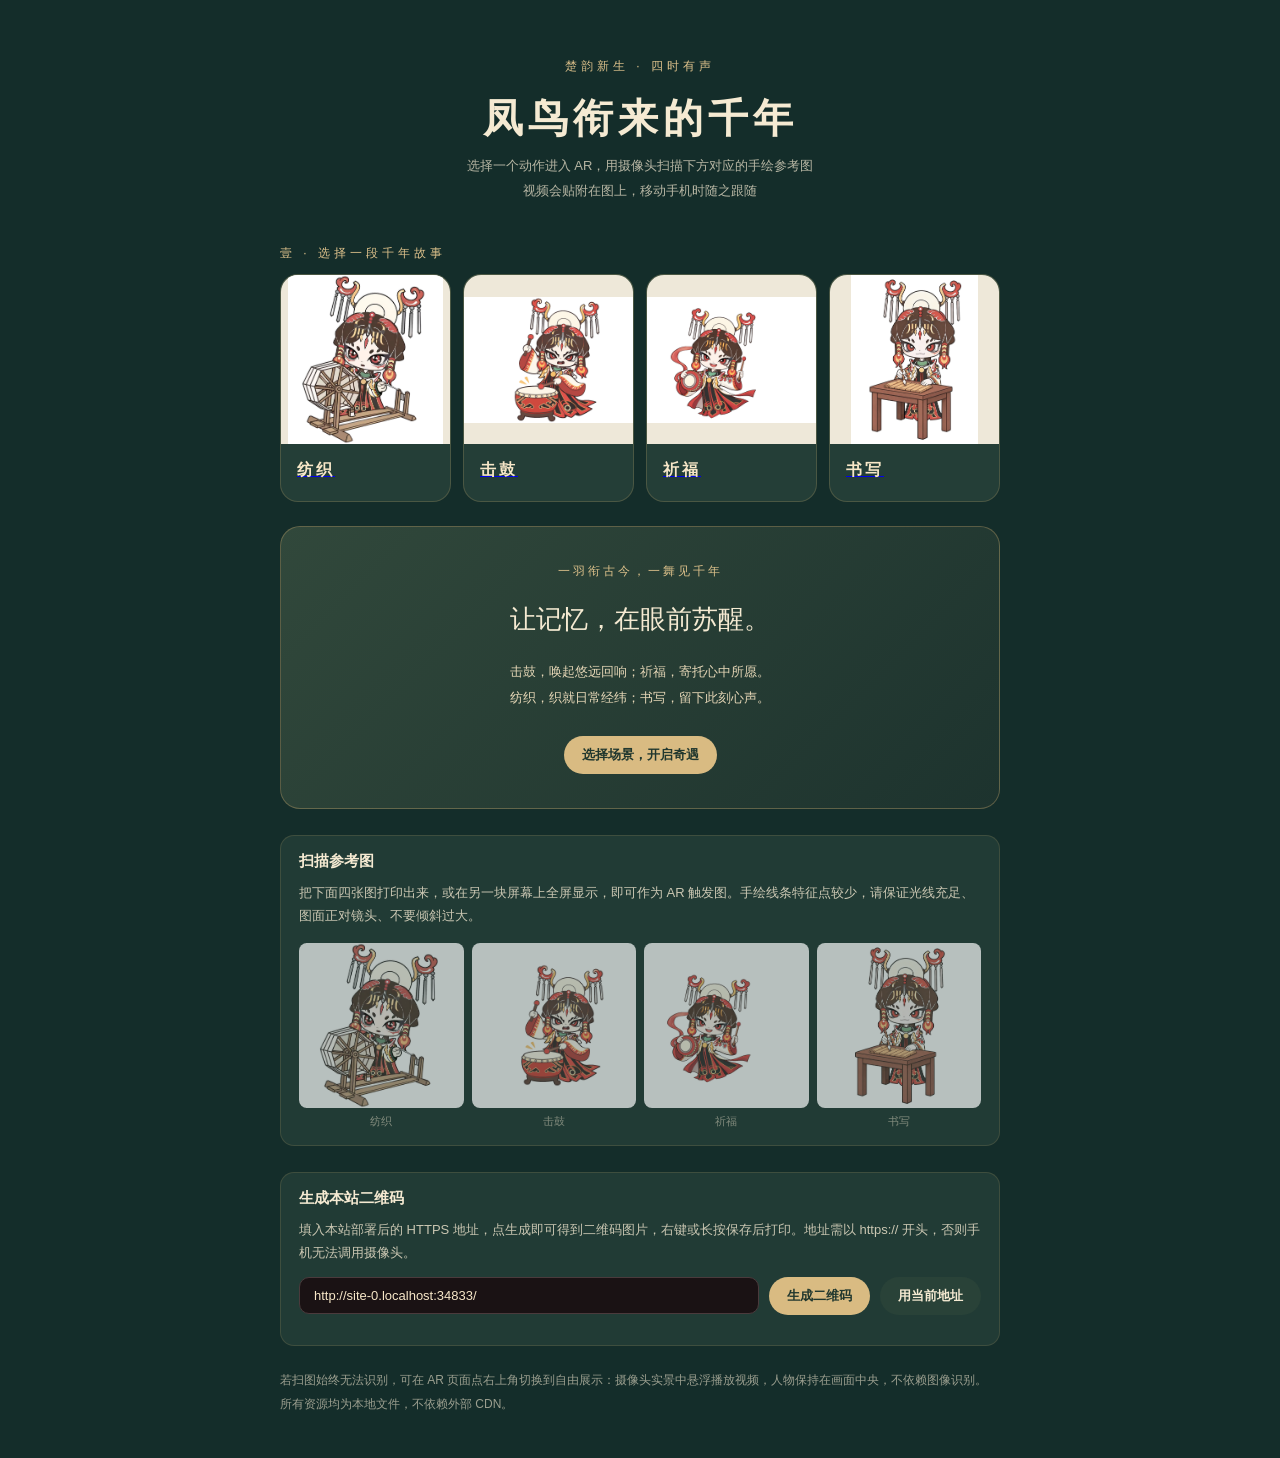
<file: index.html>
<!DOCTYPE html>
<html lang="zh-CN">
<head>
<meta charset="UTF-8">
<meta name="viewport" content="width=device-width, initial-scale=1.0, viewport-fit=cover">
<meta name="apple-mobile-web-app-capable" content="yes">
<link rel="icon" href="data:,">
<title>凤鸟衔来的千年</title>
<style>
  * { box-sizing: border-box; -webkit-tap-highlight-color: transparent; }
  html, body { margin: 0; padding: 0; background: #1a1214; color: #f7e7c8; font-family: -apple-system, "PingFang SC", "Microsoft YaHei", sans-serif; }
  body { min-height: 100vh; padding: calc(22px + env(safe-area-inset-top)) 16px calc(30px + env(safe-area-inset-bottom)); }
  .wrap { max-width: 720px; margin: 0 auto; }
  header { text-align: center; margin-bottom: 22px; }
  h1 { font-size: 24px; margin: 0 0 8px; font-weight: 700; letter-spacing: 2px; }
  .sub { font-size: 13px; line-height: 1.7; opacity: .72; margin: 0; }
  .grid { display: grid; grid-template-columns: repeat(2, 1fr); gap: 12px; }
  @media (min-width: 620px) { .grid { grid-template-columns: repeat(4, 1fr); } }
  .card { position: relative; display: block; padding: 0; border: 0; border-radius: 14px; overflow: hidden; background: #241a1c; cursor: pointer; text-align: left; transition: transform .15s; }
  .card:active { transform: scale(.97); }
  .thumb { width: 100%; aspect-ratio: 1/1; object-fit: contain; background: #fff; display: block; }
  .cap { padding: 10px 12px 13px; }
  .cap b { display: block; font-size: 16px; margin-bottom: 4px; color: #f7e7c8; }
  .cap span { display: block; font-size: 12px; line-height: 1.55; opacity: .68; }
  .sec { margin-top: 26px; padding: 16px 18px; border-radius: 14px; background: #241a1c; }
  .sec h2 { font-size: 15px; margin: 0 0 10px; }
  .sec p { font-size: 13px; line-height: 1.8; margin: 0 0 8px; opacity: .8; }
  .sec p:last-child { margin-bottom: 0; }
  .row { display: flex; gap: 10px; flex-wrap: wrap; align-items: center; margin-top: 12px; }
  .btn { appearance: none; border: 0; border-radius: 999px; padding: 10px 18px; font-size: 13px; font-weight: 600; color: #fff; background: #8c202e; cursor: pointer; }
  .btn.ghost { background: #3a2a2c; }
  input[type=text] { flex: 1 1 200px; min-width: 0; padding: 10px 14px; border-radius: 10px; border: 1px solid #4a3a3c; background: #1a1214; color: #f7e7c8; font-size: 13px; }
  #qrbox { margin-top: 14px; text-align: center; }
  #qrbox canvas, #qrbox img { border-radius: 10px; background: #fff; padding: 8px; max-width: 100%; }
  #qrtext { font-size: 12px; opacity: .66; margin-top: 8px; word-break: break-all; }
  .ref { display: grid; grid-template-columns: repeat(4, 1fr); gap: 8px; margin-top: 12px; }
  .ref img { width: 100%; aspect-ratio: 1/1; object-fit: contain; background: #fff; border-radius: 8px; }
  .ref div { font-size: 11px; text-align: center; margin-top: 4px; opacity: .68; }
  .note { margin-top: 22px; font-size: 12px; line-height: 1.85; opacity: .6; }
</style>
<link rel="stylesheet" href="assets/story.css"></head>
<body>
<div class="wrap">
  <header><div class="eyebrow">楚韵新生 · 四时有声</div>
    <h1>凤鸟衔来的千年</h1>
    <p class="sub">选择一个动作进入 AR，用摄像头扫描下方对应的手绘参考图<br>视频会贴附在图上，移动手机时随之跟随</p>
  </header>

<p class="chapter">壹 · 选择一段千年故事</p><div class="grid" id="grid"></div><section class="story"><span>一羽衔古今，一舞见千年</span><h2>让记忆，在眼前苏醒。</h2><p>击鼓，唤起悠远回响；祈福，寄托心中所愿。<br>纺织，织就日常经纬；书写，留下此刻心声。</p><a href="ar.html?action=drum&mode=ar" id="hero-start" class="btn">选择场景，开启奇遇</a></section>

  <div class="sec">
    <h2>扫描参考图</h2>
    <p>把下面四张图打印出来，或在另一块屏幕上全屏显示，即可作为 AR 触发图。手绘线条特征点较少，请保证光线充足、图面正对镜头、不要倾斜过大。</p>
    <div class="ref" id="ref"></div>
  </div>

  <div class="sec">
    <h2>生成本站二维码</h2>
    <p>填入本站部署后的 HTTPS 地址，点生成即可得到二维码图片，右键或长按保存后打印。地址需以 https:// 开头，否则手机无法调用摄像头。</p>
    <div class="row">
      <input type="text" id="urlin" placeholder="https://your-name.github.io/your-repo/">
      <button class="btn" id="gen">生成二维码</button>
      <button class="btn ghost" id="autourl">用当前地址</button>
    </div>
    <div id="qrbox"></div>
    <div id="qrtext"></div>
  </div>

  <p class="note">
    若扫图始终无法识别，可在 AR 页面点右上角切换到自由展示：摄像头实景中悬浮播放视频，人物保持在画面中央，不依赖图像识别。<br>
    所有资源均为本地文件，不依赖外部 CDN。
  </p>
</div>

<script src="assets/actions.js"></script>
<script src="assets/env-detect.js?v=wx1"></script>
<script src="assets/lib/qrcode.bundle.min.js"></script>
<script>
(function () {
  'use strict';
  var grid = document.getElementById('grid');
  var ref = document.getElementById('ref');

  var ENV = window.AR_ENV || { isInAppBrowser: false, isWeChat: false };

  // 微信内置浏览器对摄像头限制很严：给出明确提示与「不用摄像头」的入口，
  // 保证扫码进来一定能看到内容，而不是卡在授权或白屏。
  if (ENV.isInAppBrowser) {
    var bar = document.createElement('div');
    bar.id = 'wx-bar';
    bar.style.cssText = 'margin:0 0 16px;padding:14px 16px;border-radius:12px;background:#3a2426;border:1px solid #5a3a3c;font-size:13px;line-height:1.75';
    var h = document.createElement('b');
    h.textContent = '当前在微信内打开';
    h.style.cssText = 'display:block;margin-bottom:6px;font-size:14px';
    var t = document.createElement('div');
    t.textContent = '微信可能不允许网页调用摄像头。想看完整 AR 扫描效果，请' + ENV.openInBrowserHint() + '；也可以直接点下面的动作先看展示。';
    var vb = document.createElement('button');
    vb.className = 'btn';
    vb.style.cssText = 'margin-top:10px';
    vb.textContent = '先看展示（不用摄像头）';
    vb.onclick = function () { location.href = 'ar.html?action=' + window.AR_ORDER[0] + '&mode=view'; };
    bar.appendChild(h); bar.appendChild(t); bar.appendChild(vb);
    var wrapEl = document.querySelector('.wrap');
    wrapEl.insertBefore(bar, wrapEl.firstChild.nextSibling);
  }

  // 微信内卡片默认进展示模式（稳定可见）；外部浏览器仍直接进 AR
  var entryMode = ENV.isInAppBrowser ? 'view' : 'ar';
  document.getElementById('hero-start').href='ar.html?action='+window.AR_ORDER[0]+'&mode='+entryMode;
  window.AR_ORDER.forEach(function (key) {
    var a = window.getAction(key);
    var card = document.createElement('a');
    card.className = 'card';
    card.href = 'ar.html?action=' + key + '&mode=' + entryMode;

    var img = document.createElement('img');
    img.className = 'thumb';
    img.src = a.img;
    img.alt = a.name;
    img.loading = 'lazy';
    card.appendChild(img);

    var cap = document.createElement('div');
    cap.className = 'cap';
    cap.innerHTML = '<b></b>';
    cap.querySelector('b').textContent = a.name;
    card.appendChild(cap);
    grid.appendChild(card);

    var cell = document.createElement('div');
    var rimg = document.createElement('img');
    rimg.src = a.img;
    rimg.alt = a.name + ' 参考图';
    rimg.loading = 'lazy';
    var rlab = document.createElement('div');
    rlab.textContent = a.name;
    cell.appendChild(rimg);
    cell.appendChild(rlab);
    ref.appendChild(cell);
  });

  // 预填当前站点根地址
  var urlin = document.getElementById('urlin');
  var base = location.href.split('?')[0].replace(/\/[^\/]*$/, '/');
  urlin.value = base;

  document.getElementById('autourl').addEventListener('click', function () {
    urlin.value = base;
  });

  function render(u) {
    var box = document.getElementById('qrbox');
    var txt = document.getElementById('qrtext');
    box.innerHTML = '';
    txt.textContent = '';
    if (!/^https:\/\//i.test(u)) {
      txt.textContent = '地址必须以 https:// 开头，否则手机扫码后无法调用摄像头。';
      return;
    }
    if (!window.QRCode) {
      txt.textContent = '二维码库未加载。';
      return;
    }
    var canvas = document.createElement('canvas');
    box.appendChild(canvas);
    window.QRCode.toCanvas(canvas, u, {
      width: 260,
      margin: 2,
      errorCorrectionLevel: 'M',
      color: { dark: '#1a1214', light: '#ffffff' }
    }, function (err) {
      if (err) { txt.textContent = '生成失败：' + err.message; return; }
      txt.textContent = u;
      var dl = document.createElement('a');
      dl.className = 'btn ghost';
      dl.style.display = 'inline-block';
      dl.style.marginTop = '10px';
      dl.textContent = '下载二维码';
      dl.download = 'ar-qrcode.png';
      dl.href = canvas.toDataURL('image/png');
      document.getElementById('qrbox').appendChild(dl);
    });
  }

  document.getElementById('gen').addEventListener('click', function () {
    render(urlin.value.trim());
  });
  urlin.addEventListener('keydown', function (e) {
    if (e.key === 'Enter') render(urlin.value.trim());
  });
})();
</script>
</body>
</html>
</file>
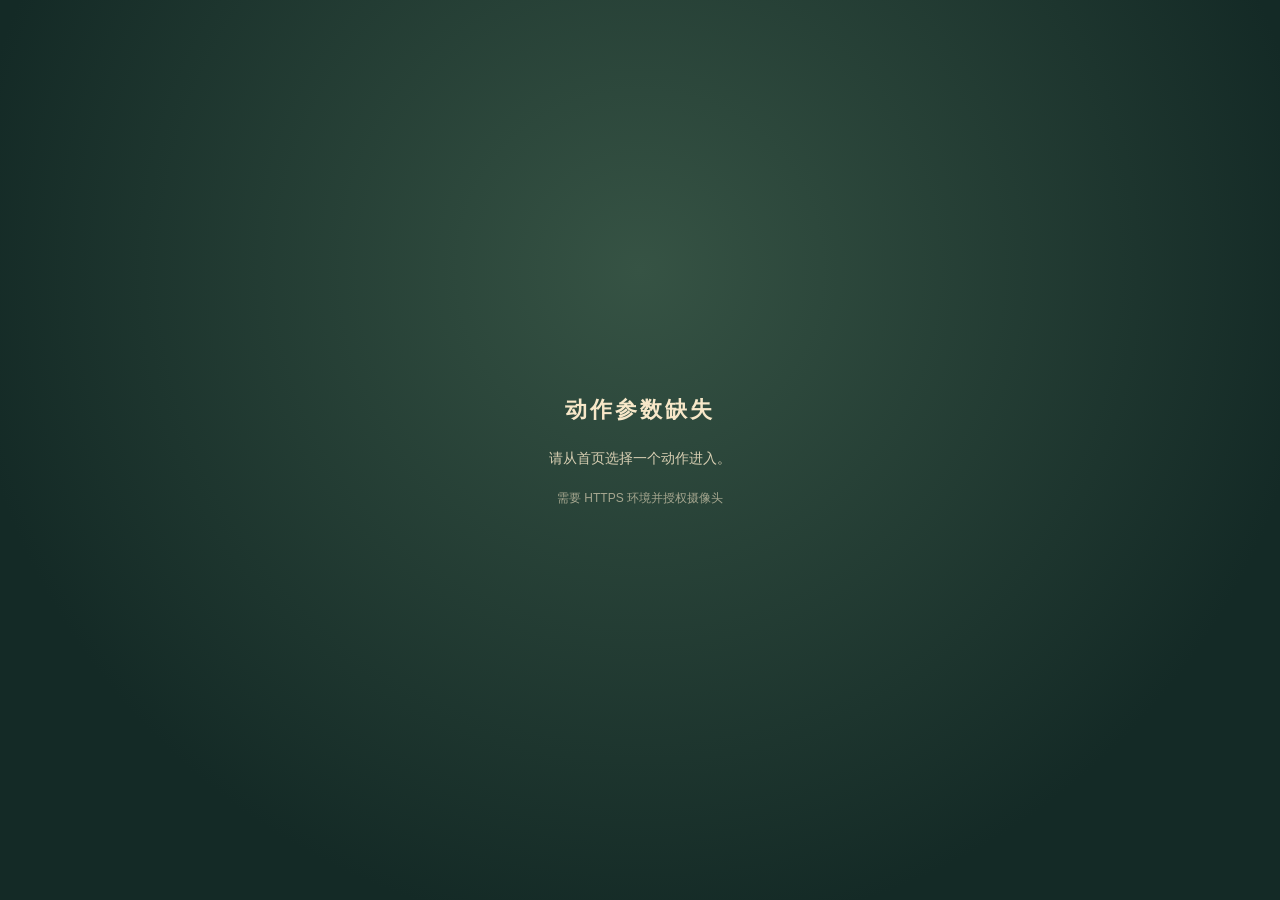
<file: ar.html>
<!DOCTYPE html>
<html lang="zh-CN">
<head>
<meta charset="UTF-8">
<meta name="viewport" content="width=device-width, initial-scale=1.0, maximum-scale=1.0, user-scalable=no, viewport-fit=cover">
<meta name="apple-mobile-web-app-capable" content="yes">
<meta name="mobile-web-app-capable" content="yes">
<link rel="icon" href="data:,">
<title>凤鸟衔来的千年</title>
<style>
  html, body { margin: 0; padding: 0; height: 100%; overflow: hidden; background: #1a1214; font-family: -apple-system, "PingFang SC", "Microsoft YaHei", sans-serif; }
  #aframe-root { position: fixed; inset: 0; }
  /* 陀螺仪自由展示 */
  #gyro-stage { position: fixed; inset: 0; display: none; background: #000; }
  #gyro-stage.on { display: block; }
  #cam { position: absolute; inset: 0; width: 100%; height: 100%; object-fit: cover; }
  #float-wrap { position: absolute; left: 50%; top: 50%; width: 62vmin; transform: translate(-50%, -50%); }
  #float-wrap video { width: 100%; height: auto; display: block; border-radius: 10px; box-shadow: 0 8px 34px rgba(0,0,0,.55); }
  /* 覆盖层 UI */
  #hud { position: fixed; left: 0; right: 0; top: 0; padding: calc(10px + env(safe-area-inset-top)) 14px 0; display: flex; align-items: center; gap: 10px; z-index: 40; pointer-events: none; }
  #hud > * { pointer-events: auto; }
  .btn { appearance: none; border: 0; border-radius: 999px; padding: 9px 16px; font-size: 14px; font-weight: 600; color: #fff; background: rgba(140,32,46,.88); backdrop-filter: blur(6px); cursor: pointer; }
  .btn.ghost { background: rgba(0,0,0,.42); }
  #tip { position: fixed; left: 50%; bottom: calc(26px + env(safe-area-inset-bottom)); transform: translateX(-50%); z-index: 40; max-width: 86vw; padding: 10px 18px; border-radius: 999px; font-size: 14px; line-height: 1.5; text-align: center; color: #fff; background: rgba(0,0,0,.55); backdrop-filter: blur(6px); transition: opacity .3s; }
  #tip.hide { opacity: 0; pointer-events: none; }
  #name-badge { position: fixed; right: 14px; top: calc(58px + env(safe-area-inset-top)); z-index: 40; padding: 7px 14px; border-radius: 999px; font-size: 13px; color: #f7e7c8; background: rgba(140,32,46,.78); }
  #start-overlay { position: fixed; inset: 0; z-index: 60; display: flex; flex-direction: column; align-items: center; justify-content: center; gap: 18px; background: linear-gradient(160deg,#2a1b1d,#1a1214); color: #f7e7c8; text-align: center; padding: 24px; box-sizing: border-box; }
  #start-overlay h1 { font-size: 22px; margin: 0; font-weight: 700; }
  #start-overlay p { font-size: 14px; line-height: 1.7; margin: 0; opacity: .85; max-width: 30em; }
  #start-overlay .btn { padding: 13px 30px; font-size: 16px; }
  #start-overlay.hide { display: none; }
</style>
<link rel="stylesheet" href="assets/story.css"></head>
<body>

<div id="aframe-root"></div>

<!-- 陀螺仪兜底：扫不出原图时用 -->
<div id="gyro-stage">
  <video id="cam" autoplay playsinline webkit-playsinline muted></video>
  <div id="float-wrap"><video id="float" loop playsinline webkit-playsinline muted></video></div>
</div>

<div id="start-overlay">
  <h1 id="ov-title">凤鸟衔来的千年</h1>
  <p id="ov-desc"></p>
  <button class="btn" id="ov-start">开启摄像头</button>
  <p style="font-size:12px;opacity:.6">需要 HTTPS 环境并授权摄像头</p>
</div>

<div id="hud" style="display:none">
  <button class="btn ghost" id="btn-back">← 返回</button>
  <button class="btn ghost" id="btn-switch">切换自由展示</button>
</div>
<div id="name-badge" style="display:none"></div>
<div id="story-title"><small>楚韵新生 · AR 奇遇</small><h1>凤鸟衔来的千年</h1></div><section id="story-controls" hidden><nav id="scene-tabs" aria-label="切换场景"></nav><div class="size-row"><label for="character-size">人物大小</label><input id="character-size" type="range" min="50" max="150" value="100"><output id="size-value">100%</output><button id="size-reset">复原</button></div></section><div id="tip" class="hide"></div>

<script src="assets/actions.js"></script>
<script src="assets/env-detect.js?v=wx1"></script>
<script src="assets/lib/aframe-v1.5.0.min.js"></script>
<script src="assets/lib/mindar-image-aframe.prod.js?v=camera2"></script>
<script src="assets/transparent-video.js?v=matte3"></script>
<script>
(function () {
  'use strict';

  var params = new URLSearchParams(location.search);
  var key = params.get('action');
  // mode: ar=扫图追踪, gyro=摄像头实景自由展示, view=纯展示（无需摄像头，微信可用）
  var rawMode = params.get('mode');
  var mode = (rawMode === 'gyro' || rawMode === 'view') ? rawMode : 'ar';
  var action = window.getAction(key);
  var ENV = window.AR_ENV || { isWeChat: false, isSecure: true, hasMediaDevices: true };

  var $ = function (id) { return document.getElementById(id); };
  var tipTimer = null;

  function tip(text, ms) {
    var el = $('tip');
    el.textContent = text;
    el.classList.remove('hide');
    if (tipTimer) clearTimeout(tipTimer);
    if (ms) tipTimer = setTimeout(function () { el.classList.add('hide'); }, ms);
  }

  if (!action) {
    $('ov-title').textContent = '动作参数缺失';
    $('ov-desc').textContent = '请从首页选择一个动作进入。';
    $('ov-start').style.display = 'none';
    return;
  }

  document.title = action.name + ' · 凤鸟衔来的千年';
  $('ov-title').textContent = '凤鸟衔来的千年 · ' + action.name;
  $('ov-desc').hidden = true;
  $('btn-back').addEventListener('click', function () { location.href = 'index.html'; });

  window.AR_ORDER.forEach(function(k){var a=window.getAction(k),b=document.createElement('a');b.textContent=a.name;b.href='ar.html?action='+encodeURIComponent(k)+'&mode='+mode;b.className=k===key?'selected':'';if(k===key)b.setAttribute('aria-current','true');$('scene-tabs').appendChild(b);});
  function resizeCharacter(){var n=Number($('character-size').value)/100;$('size-value').textContent=Math.round(n*100)+'%';$('float-wrap').style.width=(62*n)+'vmin';var plane=document.querySelector('a-video');if(!plane)return;if(plane.components['stand-figure']){plane.setAttribute('stand-figure','scale',n);}else{plane.setAttribute('scale',n+' '+n+' '+n);}}
  $('character-size').addEventListener('input',resizeCharacter);
  $('size-reset').onclick=function(){$('character-size').value=100;resizeCharacter();};
  function showHud() {
    $('start-overlay').classList.add('hide');
    $('hud').style.display = 'flex';
    $('story-controls').hidden=false;
    var badge = $('name-badge');
    badge.textContent = action.name + ' · ' + (mode === 'ar' ? '扫图追踪' : '自由展示');
    badge.style.display = 'block';
  }

  /* ============ 站立组件：人物垂直立在纸面上，正面朝向镜头 ============
   * MindAR 锚点局部坐标：图片躺在 XY 平面，+Z 指向纸面外（法线方向），1 单位 = 图宽。
   * 直接把视频平面留在 XY 平面 = 人物平躺在纸上（原来的效果）。
   * 这里每帧重建平面的局部矩阵：
   *   up    = 锚点 +Z（纸面法线）→ 人物沿纸面法线方向立起来
   *   right = up × (指向相机的方向) 投影到纸面 → 人物正面始终朝向镜头
   *   底边锚定在 z=0，人物脚踩纸面，纸放平后人物垂直站立。
   * 每帧重算而非一次性设 rotation，保证把纸转任意角度、手机绕着走都不会看到侧面薄片。
   */
  if (window.AFRAME && !AFRAME.components['stand-figure']) {
    AFRAME.registerComponent('stand-figure', {
      schema: {
        height: { type: 'number', default: 1 },
        scale: { type: 'number', default: 1 },
        // 相机仰角超过 tiltStart 后开始后倾，最多后倾 tiltMax 度。
        // 45° 以内严格垂直站立；正上方俯视时靠后倾保证仍能看见人物。
        tiltStart: { type: 'number', default: 45 },
        tiltMax: { type: 'number', default: 45 },
        // 朝向平滑：相机位姿噪声会直接变成人物转向抖动，
        // 且人物越高、头顶被放得越大，所以这里对 yaw/tilt 单独做死区+阻尼。
        yawRate: { type: 'number', default: 6 },
        tiltRate: { type: 'number', default: 4 },
        yawDeadzone: { type: 'number', default: 1.5 },   // 度
        tiltDeadzone: { type: 'number', default: 1.0 }   // 度
      },

      init: function () {
        this._m = new AFRAME.THREE.Matrix4();
        this._camLocal = new AFRAME.THREE.Vector3();
        this._up = new AFRAME.THREE.Vector3(0, 0, 1);
        this._right = new AFRAME.THREE.Vector3();
        this._fwd = new AFRAME.THREE.Vector3();
        this._pos = new AFRAME.THREE.Vector3();
        this._scale = new AFRAME.THREE.Vector3();
        this._quat = new AFRAME.THREE.Quaternion();
        this._basis = new AFRAME.THREE.Matrix4();
        this._inv = new AFRAME.THREE.Matrix4();
        this._yaw = null;        // 平滑后的朝向角（弧度）
        this._tilt = 0;          // 平滑后的后倾角（弧度）
        this._prevTime = null;
        // 自己接管矩阵，避免 A-Frame 用 position/rotation 覆盖
        this.el.object3D.matrixAutoUpdate = false;
      },

      tick: function (time) {
        var obj = this.el.object3D;
        var anchor = this.el.parentNode && this.el.parentNode.object3D;
        var sceneEl = this.el.sceneEl;
        if (!anchor || !sceneEl || !sceneEl.camera) return;

        // 锚点不可见（未识别到图）时不必计算
        if (!anchor.visible) return;

        anchor.updateWorldMatrix(true, false);
        this._inv.copy(anchor.matrixWorld).invert();

        // 相机位置换算到锚点局部坐标
        var camObj = sceneEl.camera;
        camObj.updateWorldMatrix(true, false);
        this._camLocal.setFromMatrixPosition(camObj.matrixWorld).applyMatrix4(this._inv);

        var dt = this._prevTime == null ? 0.016 : (time - this._prevTime) / 1000;
        this._prevTime = time;
        if (!(dt > 0) || dt > 0.1) dt = 0.016;

        // 人物站在纸面中心，脚底 z=0；朝向取相机在纸面上的投影方向
        var dx = this._camLocal.x;
        var dy = this._camLocal.y;
        var len = Math.sqrt(dx * dx + dy * dy);

        // 目标朝向角与后倾角
        var yawTarget = (len < 1e-6) ? (this._yaw == null ? Math.atan2(-1, 0) : this._yaw)
                                     : Math.atan2(dy, dx);
        var elev = Math.atan2(this._camLocal.z, len);
        var tiltTarget = Math.max(0, elev - this.data.tiltStart * Math.PI / 180);
        tiltTarget = Math.min(tiltTarget, this.data.tiltMax * Math.PI / 180);

        var D2R = Math.PI / 180;
        if (this._yaw == null) {
          this._yaw = yawTarget;
          this._tilt = tiltTarget;
        } else {
          // yaw 差值归一到 [-PI, PI]，避免跨 ±180° 时绕远路
          var dYaw = yawTarget - this._yaw;
          while (dYaw > Math.PI) dYaw -= 2 * Math.PI;
          while (dYaw < -Math.PI) dYaw += 2 * Math.PI;
          // 大角度偏差（绕到人物背面）要快速转身，否则平滑惯性会让人物
          // 长时间背对镜头；小偏差才用强平滑压噪声。
          var yawBig = Math.abs(dYaw) > 25 * D2R;
          var yawRate = yawBig ? 14 : this.data.yawRate;
          if (yawBig || Math.abs(dYaw) > this.data.yawDeadzone * D2R) {
            this._yaw += dYaw * (1 - Math.exp(-yawRate * dt));
          }
          var dTilt = tiltTarget - this._tilt;
          var tiltBig = Math.abs(dTilt) > 15 * D2R;
          var tiltRate = tiltBig ? 12 : this.data.tiltRate;
          if (tiltBig || Math.abs(dTilt) > this.data.tiltDeadzone * D2R) {
            this._tilt += dTilt * (1 - Math.exp(-tiltRate * dt));
          }
        }

        var hx = Math.cos(this._yaw), hy = Math.sin(this._yaw);
        var ct = Math.cos(this._tilt), st = Math.sin(this._tilt);

        // right 与"纸面内指向相机"垂直；up 由 +Z 向背离相机的水平方向倾斜 tilt
        this._right.set(-hy, hx, 0);
        this._up.set(-st * hx, -st * hy, ct);
        this._fwd.crossVectors(this._right, this._up).normalize();

        this._basis.makeBasis(this._right, this._up, this._fwd);
        this._quat.setFromRotationMatrix(this._basis);
        // 底边贴纸：平面几何以中心为原点，故沿 up 抬升半个（缩放后的）高度，
        // 这样调节大小时脚底始终踩在纸面上，不会浮空或陷入
        var s = this.data.scale;
        var h = this.data.height * s;
        // 沿倾斜后的 up 抬升半个高度，底边中点始终落在纸面原点（脚踩纸）
        this._pos.copy(this._up).multiplyScalar(h / 2);
        this._scale.set(s, s, s);
        this._m.compose(this._pos, this._quat, this._scale);
        obj.matrix.copy(this._m);
        obj.matrixWorldNeedsUpdate = true;
      }
    });
  }

  /* ============ 位姿阻尼 + 位置保持 ============
   * 两个问题一起解决：
   * 1) 抖动：图像追踪的位姿本身有噪声。人物垂直站立后，底边的微小抖动
   *    会沿身高被放大（力臂效应），头顶晃得尤其明显。这里把矩阵分解成
   *    位置/旋转/缩放，位置做指数阻尼、旋转做球面插值，逐帧逼近目标，
   *    既压掉高频噪声又保留真实移动。
   * 2) 保持：MindAR 丢失目标会把矩阵置零并 visible=false，人物随之消失。
   *    这里沿用最后一次平滑后的位姿，让人物留在原处；重新识别则跟回纸面。
   */
  if (window.AFRAME && !AFRAME.components['anchor-persist']) {
    AFRAME.registerComponent('anchor-persist', {
      schema: {
        enabled: { type: 'boolean', default: true },
        // 每秒收敛速率（指数低通）。越小越稳、越大越跟手。
        // 3.5 约 285ms 时间常数：对"人物站在纸上、人缓慢移动手机"这种
        // 低频运动完全跟得上，同时把追踪高频噪声压到很低。
        posRate: { type: 'number', default: 5 },
        // 旋转噪声会经身高放大成头顶摇摆，比位置噪声更显眼，阻尼更强。
        rotRate: { type: 'number', default: 2.5 },
        // 保留参数以兼容旧调用，但默认关闭硬死区（见 tick 内说明）
        deadzone: { type: 'number', default: 0 },
        rotDeadzone: { type: 'number', default: 0 },
        // 人物身高（锚点单位），用于按身高归一化旋转阻尼
        figureHeight: { type: 'number', default: 1 }
      },

      init: function () {
        var T = AFRAME.THREE;
        this._last = new T.Matrix4();
        this._target = new T.Matrix4();
        this._has = false;
        this._persisting = false;
        this._smoothPos = new T.Vector3();
        this._smoothQuat = new T.Quaternion();
        this._smoothScale = new T.Vector3(1, 1, 1);
        this._tPos = new T.Vector3();
        this._tQuat = new T.Quaternion();
        this._tScale = new T.Vector3();
        // 上次"采纳"的目标位姿，死区以它为基准
        this._anchorPos = new T.Vector3();
        this._anchorQuat = new T.Quaternion();
        this._prevTime = null;
        this._reacquire = false;
        var self = this;
        this.el.addEventListener('targetFound', function () {
          self._persisting = false;
          // 重新识别：纸可能已被移到别处，若沿用旧平滑值会因偏差过大
          // 而长时间跟不上（甚至看起来卡住）。这里标记需要重新对齐。
          self._reacquire = true;
        });
      },

      tick: function (time) {
        if (!this.data.enabled) return;
        var obj = this.el.object3D;
        var T = AFRAME.THREE;

        // 帧间隔（秒），钳制避免切后台回来时大步长跳变
        var dt = this._prevTime == null ? 0.016 : (time - this._prevTime) / 1000;
        this._prevTime = time;
        if (!(dt > 0) || dt > 0.1) dt = 0.016;

        if (obj.visible) {
          obj.updateWorldMatrix(true, false);
          this._target.copy(obj.matrixWorld);
          this._target.decompose(this._tPos, this._tQuat, this._tScale);

          // 重新识别且偏差很大时直接对齐，避免长时间追赶看起来像卡住
          if (this._reacquire) {
            this._reacquire = false;
            this._prevTime = null;
            if (this._smoothPos.distanceTo(this._tPos) > 0.15) {
              this._smoothPos.copy(this._tPos);
              this._smoothQuat.copy(this._tQuat);
              this._smoothScale.copy(this._tScale);
              this._anchorPos.copy(this._tPos);
              this._anchorQuat.copy(this._tQuat);
              this._last.compose(this._smoothPos, this._smoothQuat, this._smoothScale);
              obj.matrix.copy(this._last);
              obj.matrixWorld.copy(this._last);
              obj.matrixWorldNeedsUpdate = false;
              return;
            }
          }

          if (!this._has) {
            // 首次锁定：直接对齐，避免从原点飞入
            this._smoothPos.copy(this._tPos);
            this._smoothQuat.copy(this._tQuat);
            this._smoothScale.copy(this._tScale);
            this._anchorPos.copy(this._tPos);
            this._anchorQuat.copy(this._tQuat);
            this._has = true;
          } else {
            // 纯低通（指数阻尼），不用硬死区。
            // 硬死区会让采纳值阶梯式跳变，阻尼跟不上反而产生台阶抖动
            // （实测残余反而变大）。连续低通对高频噪声衰减更干净。
            var ap = 1 - Math.exp(-this.data.posRate * dt);
            this._smoothPos.lerp(this._tPos, ap);
            // 旋转噪声在头顶的位移 ≈ 身高 × 角度，所以人物越高就要越强地
            // 抑制旋转。按身高归一化，使不同比例的动作观感一致。
            // 超线性：身高越长，杠杆放大越强，需要比线性更快地收紧阻尼
            var hNorm = Math.pow(Math.max(0.5, this.data.figureHeight || 1), 1.6);
            var ar = 1 - Math.exp(-(this.data.rotRate / hNorm) * dt);
            this._smoothQuat.slerp(this._tQuat, ar);
            this._smoothScale.copy(this._tScale);
          }

          this._last.compose(this._smoothPos, this._smoothQuat, this._smoothScale);
          obj.matrix.copy(this._last);
          obj.matrixWorld.copy(this._last);
          obj.matrixWorldNeedsUpdate = false;
          return;
        }

        if (!this._has) return;
        // 丢失追踪：沿用最后平滑位姿，人物留在原处
        obj.visible = true;
        obj.matrix.copy(this._last);
        obj.matrixWorld.copy(this._last);
        obj.matrixWorldNeedsUpdate = false;
        this._persisting = true;
      },

      isPersisting: function () { return this._persisting; }
    });
  }

  /* ============ AR 模式：MindAR 图像追踪 ============ */
  function startAR() {
    var scene = document.createElement('a-scene');
    scene.setAttribute('mindar-image',
      'imageTargetSrc: ' + action.target + ';' +
      'autoStart: true; uiLoading: no; uiScanning: no; uiError: no;' +
      // 抖动抑制：MindAR 默认 filterBeta=1000 极大，One Euro 滤波器里
      // cutOff = minCutOff + beta*|速度|，beta 这么高等于对噪声几乎不滤波。
      // 降到 0.02 让静止时强平滑、移动时仍能跟上；
      // missTolerance 提高可避免瞬时丢帧造成的位置跳变。
      'maxTrack: 1; missTolerance: 8; warmupTolerance: 4;' +
      'filterMinCF: 0.0008; filterBeta: 0.02');
    scene.setAttribute('color-space', 'sRGB');
    scene.setAttribute('renderer', 'antialias: true; colorManagement: true; physicallyCorrectLights: true');
    scene.setAttribute('embedded', '');
    scene.setAttribute('vr-mode-ui', 'enabled: false');
    scene.setAttribute('device-orientation-permission-ui', 'enabled: false');
    scene.setAttribute('loading-screen', 'enabled: false');
    scene.style.cssText = 'position:fixed;inset:0;width:100%;height:100%';

    var assets = document.createElement('a-assets');
    var vid = document.createElement('video');
    vid.id = 'ar-vid';
    vid.src = action.video.replace('.mp4', '-alpha.mp4');
    vid.setAttribute('loop', '');
    vid.setAttribute('playsinline', '');
    vid.setAttribute('webkit-playsinline', '');
    vid.setAttribute('preload', 'auto');
    vid.muted = true;
    assets.appendChild(vid);
    scene.appendChild(assets);

    var cam = document.createElement('a-camera');
    cam.setAttribute('position', '0 0 0');
    cam.setAttribute('look-controls', 'enabled: false');
    cam.setAttribute('wasd-controls', 'enabled: false');
    scene.appendChild(cam);

    var target = document.createElement('a-entity');
    target.setAttribute('mindar-image-target', 'targetIndex: 0');
    // 丢失追踪后保持人物留在原处（纸可以放下）；
    // figureHeight 用于按身高归一化旋转阻尼（高个人物头顶放大更明显）
    target.setAttribute('anchor-persist', 'figureHeight: ' + action.planeHeight.toFixed(4));

    // 1 单位 = 追踪图宽度，原点在图片中心。
    // 锚点局部坐标里图片躺在 XY 平面、+Z 指向纸面外，
    // 所以让人物"站起来"= 把平面的高度方向对齐到 +Z，底边落在纸面 z=0 上。
    // stand-figure 每帧重建朝向矩阵，使人物垂直站立且正面朝向镜头。
    var plane = document.createElement('a-video');
    plane.setAttribute('src', '#ar-vid');
    plane.setAttribute('material', 'shader: white-key; src: #ar-vid; transparent: true; depthWrite: false; side: double');
    plane.setAttribute('width', '1');
    plane.setAttribute('height', String(action.planeHeight.toFixed(4)));
    plane.setAttribute('stand-figure', 'height: ' + action.planeHeight.toFixed(4));
    target.appendChild(plane);
    scene.appendChild(target);

    $('aframe-root').appendChild(scene);

    var found = false;
    var lostCount = 0;
    var arStarted = false;   // MindAR 是否已成功启动摄像头（arReady）

    scene.addEventListener('arReady', function () { arStarted = true; });

    target.addEventListener('targetFound', function () {
      found = true;
      lostCount = 0;
      vid.play().catch(function () {});
      tip('已锁定：可以把纸放平，人物会立在纸上', 4000);
    });

    target.addEventListener('targetLost', function () {
      // 不暂停：人物保持在最后识别到的位置继续动作，纸可以放下或移出画面
      vid.play().catch(function () {});
      lostCount++;
      tip('人物已留在原处，可放下纸自由观看', 3200);
      if (lostCount >= 3) {
        tip('想让人物重新跟随纸面，把镜头再对准图即可', 5200);
        lostCount = 0;
      }
    });

    scene.addEventListener('loaded', function () {
      showHud();
      tip('缓慢移动镜头，对准下方参考图（' + action.name + '）', 6000);
    });

    scene.addEventListener('arError', function () {
      // MindAR 启动摄像头失败（微信内常见）。
      // 不要调 sys.stop()：摄像头未起来时其内部状态未初始化，会抛
      // "Cannot read properties of undefined (reading 'stopProcessVideo')"。
      bailToView('摄像头启动失败，已切换展示模式');
    });

    // 微信内 getUserMedia 可能永久挂起：既不 resolve 也不 reject，
    // 此时 MindAR 仍可能派发 arReady（场景已加载），所以不能只看事件。
    // 唯一可靠的判据是"摄像头视频是否真的出画面"：检查 MindAR 内部 video 元素。
    function cameraActuallyRunning() {
      try {
        var sys = scene.systems && scene.systems['mindar-image-system'];
        var v = sys && sys.video;
        if (v && v.readyState >= 2 && v.videoWidth > 0 && !v.paused) return true;
        // 退一步：页面上任何正在播放的摄像头流
        var vids = document.querySelectorAll('video');
        for (var i = 0; i < vids.length; i++) {
          if (vids[i].srcObject && vids[i].readyState >= 2 && vids[i].videoWidth > 0) return true;
        }
      } catch (e) {}
      return false;
    }

    function bailToView(reason) {
      if (mode !== 'ar') return;
      var sys = null;
      try { sys = scene.systems && scene.systems['mindar-image-system']; } catch (e) {}

      // 释放 MindAR 可能持有的摄像头，避免指示灯常亮
      try {
        if (sys && sys.video && sys.video.srcObject) {
          sys.video.srcObject.getTracks().forEach(function (t) { t.stop(); });
          sys.video.srcObject = null;
        }
      } catch (e) {}

      // 关键：直接移除 DOM 会触发 A-Frame 卸载组件 -> MindAR.stop() -> pause()，
      // 而摄像头未启动时其内部 controller 为 undefined，会抛
      // "Cannot read properties of undefined (reading 'stopProcessVideo')"。
      // 先把该组件的 remove 钩子替换为空实现，再移除节点。
      try {
        var comp = scene.components && scene.components['mindar-image'];
        if (comp) comp.remove = function () {};
      } catch (e) {}
      try {
        if (sys && typeof sys.pause === 'function') sys.pause = function () {};
      } catch (e) {}

      var root = $('aframe-root');
      if (root) {
        try { root.innerHTML = ''; } catch (e) { while (root.firstChild) root.removeChild(root.firstChild); }
      }
      mode = 'view';
      startView();
      tip(reason + (ENV.isInAppBrowser ? '。' + ENV.openInBrowserHint() : ''), 10000);
    }

    // 15 秒仍无摄像头画面 -> 判定失败并降级
    setTimeout(function () {
      if (mode !== 'ar') return;
      if (!cameraActuallyRunning()) bailToView('摄像头无响应，已切换展示模式');
    }, 15000);

    // 40 秒未识别则提示兜底
    setTimeout(function () {
      if (!found) tip('没扫出来？手绘线条特征较少，可切换自由展示', 8000);
    }, 40000);

    $('btn-switch').textContent = '切换自由展示';
    $('btn-switch').onclick = function () { location.href = 'ar.html?action=' + key + '&mode=gyro'; };
  }

  /* ============ 陀螺仪兜底：摄像头实景 + 视频悬浮随动 ============ */
  function startGyro() {
    $('gyro-stage').classList.add('on');
    var camEl = $('cam');
    var floatEl = $('float');
    var wrap = $('float-wrap');
    floatEl.src = action.video;
    floatEl.muted = true;

    function playAll() {
      if (floatEl.paused) floatEl.play().catch(function () {});
    }

    function fallbackToView(reason) {
      showHud();
      camEl.style.display = 'none';
      $('gyro-stage').style.background = '#241a1c';
      playAll();
      // 已无摄像头实景，徽标应如实反映为展示模式
      mode = 'view';
      $('name-badge').textContent = action.name + ' · 展示模式';
      $('btn-switch').textContent = '尝试摄像头 AR';
      $('btn-switch').onclick = function () { location.href = 'ar.html?action=' + key + '&mode=ar'; };
      tip(reason || '摄像头不可用，已切换为展示模式', 6000);
    }

    // 微信内置浏览器里 getUserMedia 可能同步抛错或永久挂起，
    // 统一走带超时的探测，任何失败都降级到纯展示，不让页面卡死。
    ENV.probeCamera(8000, {
      video: { facingMode: { ideal: 'environment' }, width: { ideal: 1280 } },
      audio: false
    }).then(function (res) {
      if (res && res.stream) {
        camEl.srcObject = res.stream;
        camEl.play().catch(function () {});
        showHud();
        playAll();
        tip('人物居中展示，可用下方滑杆调整大小', 4200);
      } else {
        fallbackToView(res && res.message);
      }
    }).catch(function () {
      fallbackToView();
    });

    wrap.addEventListener('click', playAll);
    $('btn-switch').textContent = '切换扫图模式';
    $('btn-switch').onclick = function () { location.href = 'ar.html?action=' + key + '&mode=ar'; };
  }

  /* ============ 纯展示模式：完全不用摄像头，微信内可直接观看 ============
   * 微信内置浏览器对 getUserMedia 限制很严（安卓部分支持、iOS 常失败、
   * 且可能永久挂起），所以提供一条不依赖任何摄像头权限的路径，
   * 保证微信扫码进来一定能看到人物动作。
   */
  function startView() {
    $('gyro-stage').classList.add('on');
    var camEl = $('cam');
    var floatEl = $('float');
    var wrap = $('float-wrap');
    camEl.style.display = 'none';
    $('gyro-stage').style.background = 'radial-gradient(circle at 50% 40%, #3a2426 0%, #1a1214 70%)';
    floatEl.src = action.video;
    floatEl.muted = true;
    floatEl.setAttribute('playsinline', '');
    floatEl.setAttribute('webkit-playsinline', '');
    // 微信安卓需用户首次触摸后才能播放；这里已在按钮点击的同一手势链里
    floatEl.play().catch(function () {});
    showHud();
    $('name-badge').textContent = action.name + ' · 展示模式';
    wrap.addEventListener('click', function () { floatEl.play().catch(function () {}); });
    $('btn-switch').textContent = '尝试摄像头 AR';
    $('btn-switch').onclick = function () { location.href = 'ar.html?action=' + key + '&mode=ar'; };
    tip(ENV.isWeChat ? ('展示模式：' + ENV.openInBrowserHint()) : '展示模式，点右上角可尝试摄像头 AR', 9000);
  }

  /* iOS / 微信需用户手势后才能启动摄像头与播放视频 */
  var starting = false;
  $('ov-start').addEventListener('click', function () {
    if (starting) return;
    starting = true;
    if (mode === 'view') { startView(); return; }
    if (mode === 'gyro') { startGyro(); return; }

    // 扫图模式：不做预探测。
    // 预探测会先占用摄像头再释放，随后 MindAR 再开一路，两者可能争抢设备
    // 导致启动失败（实测偶发）。这里只判断"环境是否可能支持"，
    // 真正的启动交给 MindAR，失败由 arError 与超时兜底降级。
    if (!ENV.isSecure || !ENV.hasMediaDevices) {
      mode = 'view';
      startView();
      var why = !ENV.isSecure ? '非 HTTPS 环境无法调用摄像头' : '当前浏览器不支持网页摄像头';
      tip(why + '，已切换展示模式。' + (ENV.isInAppBrowser ? ENV.openInBrowserHint() : ''), 10000);
      return;
    }
    $('ov-start').textContent = '正在启动…';
    startAR();
  });

  /* 微信内进入时给出明确提示与一键展示入口 */
  (function initWeChatNotice() {
    if (!ENV.isInAppBrowser) return;
    var note = document.createElement('p');
    note.id = 'wx-note';
    note.style.cssText = 'font-size:13px;line-height:1.7;opacity:.9;max-width:30em;margin:0';
    note.textContent = '微信内可能无法调用摄像头。可先看展示模式，或' + ENV.openInBrowserHint() + '。';
    var overlay = $('start-overlay');
    overlay.insertBefore(note, $('ov-start'));

    var viewBtn = document.createElement('button');
    viewBtn.className = 'btn ghost';
    viewBtn.id = 'ov-view';
    viewBtn.textContent = '直接看展示（不用摄像头）';
    overlay.appendChild(viewBtn);
    viewBtn.addEventListener('click', function () {
      if (starting) return;
      starting = true;
      mode = 'view';
      startView();
    });
    // 微信内默认按钮改为先试摄像头，文案更明确
    $('ov-start').textContent = '尝试开启摄像头 AR';
  })();
})();
</script>
</body>
</html>
</file>
<file: assets/story.css>
/* Presentation only: preserve existing tracking and video materials. */
:root{--gold:#ddc18b;--ink:#142d2a;--paper:#f5ead2}body{color:var(--paper);background:var(--ink);font-family:"PingFang SC","Microsoft YaHei",sans-serif}.eyebrow,.chapter{letter-spacing:4px;color:var(--gold);font-size:12px}.eyebrow{margin:16px 0}header h1{font-family:"Songti SC",SimSun,serif;font-size:clamp(26px,5vw,40px);letter-spacing:5px}header{padding:20px 0}.sub{line-height:1.9!important}.card{border:1px solid #b4996544;border-radius:18px;background:#243e37}.card .thumb{background:#eee8d9}.cap{padding:16px}.cap b{letter-spacing:3px}.sec{background:#213b35;border:1px solid #b4996533}.story{padding:34px 22px;margin:24px 0;background:linear-gradient(135deg,#31483b,#1d332e);border:1px solid #b4996566;border-radius:20px;text-align:center}.story span{font-size:12px;letter-spacing:3px;color:var(--gold)}.story h2{font-family:SimSun,serif;font-weight:400;font-size:26px}.story p{font-size:13px;line-height:2;color:#e6d7b7}.story a{display:inline-block;text-decoration:none;margin-top:12px}.btn{background:#d9bb82;color:#20372e}.btn.ghost{background:#294238;color:#f5ead2}.note{line-height:2}#start-overlay{background:radial-gradient(ellipse at 50% 30%,#365344,#142a26 75%)}#start-overlay h1{font-family:SimSun,serif;line-height:1.7;letter-spacing:3px}#story-title{position:fixed;top:calc(76px + env(safe-area-inset-top));left:22px;z-index:39;color:#f5ead2;text-shadow:0 2px 12px #000;pointer-events:none}#story-title small{font-size:11px;letter-spacing:3px;color:#e4c58c}#story-title h1{font-size:22px;letter-spacing:3px;font-family:SimSun,serif;font-weight:400}#name-badge{font-size:11px;background:#243e37d9}#story-controls{position:fixed;z-index:42;bottom:0;left:0;right:0;padding:15px 16px calc(18px + env(safe-area-inset-bottom));background:linear-gradient(transparent,#132b27f2 25%);color:#f5ead2;text-align:center}#scene-tabs{display:flex;justify-content:center;gap:8px;margin:8px 0 16px}#scene-tabs a{padding:10px 16px;border-radius:24px;text-decoration:none;color:#e5d5b4;border:1px solid #b49a69;background:#213b35dd;font-size:14px}#scene-tabs a.selected{background:#ddc18b;color:#142d2a}.size-row{display:flex;align-items:center;justify-content:center;gap:10px;font-size:12px}.size-row input{width:35%;max-width:180px;accent-color:#ddc18b}.size-row button{color:#f5ead2;background:transparent;border:1px solid #b49a69;border-radius:18px;padding:6px 12px}#scene-story{font-size:12px;opacity:.8;line-height:1.6;margin:12px auto 0;max-width:560px}#tip{bottom:calc(180px + env(safe-area-inset-bottom));font-size:12px}#story-controls[hidden]{display:none}@media(max-height:580px){#story-title{display:none}#scene-story{display:none}#tip{bottom:140px}}
</file>
